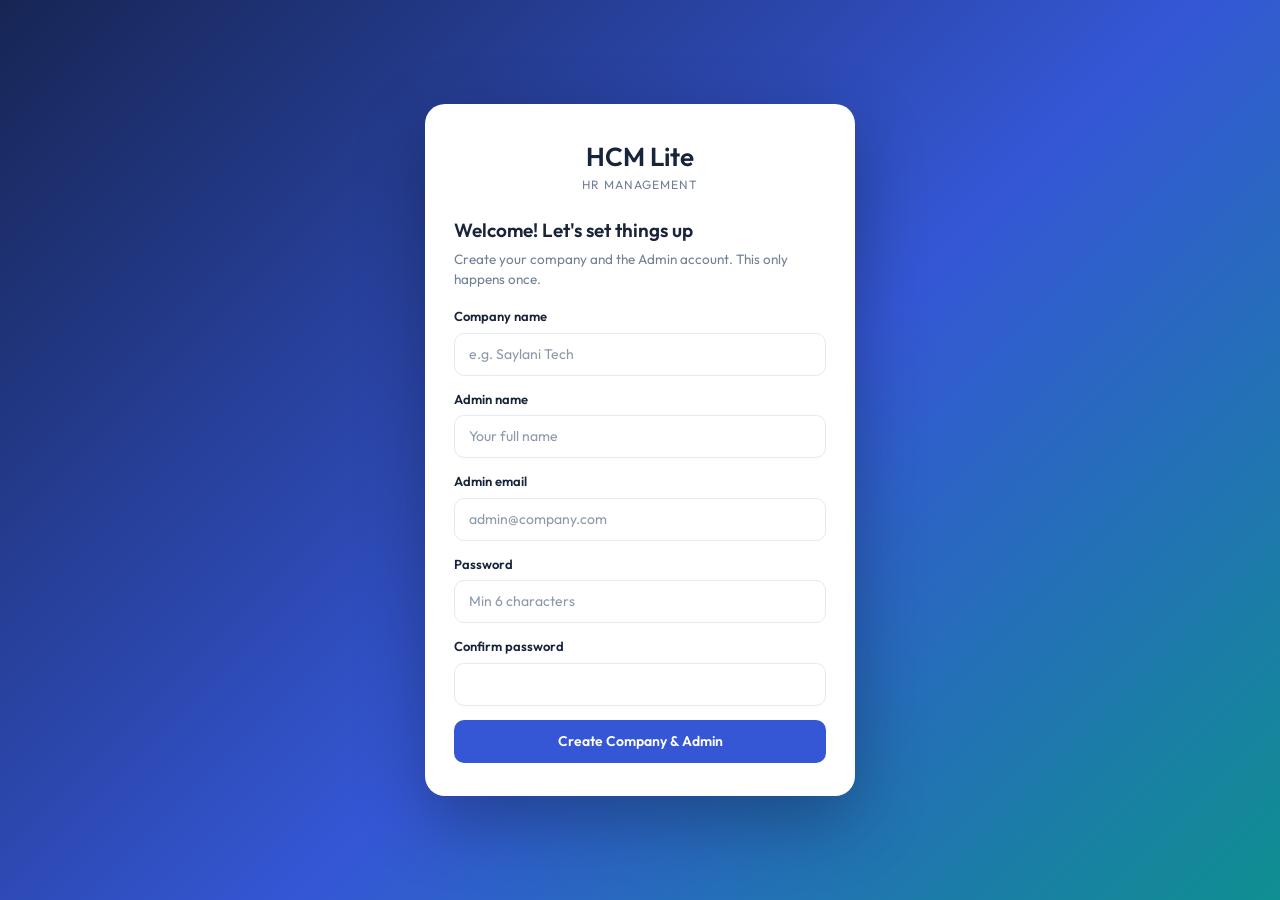
<file: index.html>
<!doctype html>
<html lang="en">
    <head>
        <meta charset="UTF-8" />
        <meta name="viewport" content="width=device-width, initial-scale=1.0" />
        <title>Login - HCM Lite</title>
        <link rel="preconnect" href="https://fonts.googleapis.com" />
        <link
            href="https://fonts.googleapis.com/css2?family=Outfit:wght@400;500;600;700&display=swap"
            rel="stylesheet"
        />
        <link rel="stylesheet" href="css/style.css" />
    </head>
    <body class="login-body">
        <div class="login-wrap">
            <div class="login-card">
                <div class="brand-center">
                    <!-- <div class="brand-logo">👥</div> -->
                    <h1>HCM Lite</h1>
                    <p>HR Management</p>
                </div>

                <!-- First-run setup (shown only when no Admin exists) -->
                <form
                    id="setupBox"
                    class="hidden"
                    onsubmit="
                        handleSetup();
                        return false;
                    "
                >
                    <h2>Welcome! Let's set things up</h2>
                    <p class="muted">
                        Create your company and the Admin account. This only
                        happens once.
                    </p>
                    <div class="field">
                        <label>Company name</label
                        ><input
                            class="input"
                            id="setupCompany"
                            placeholder="e.g. Saylani Tech"
                        />
                    </div>
                    <div class="field">
                        <label>Admin name</label
                        ><input
                            class="input"
                            id="setupName"
                            placeholder="Your full name"
                        />
                    </div>
                    <div class="field">
                        <label>Admin email</label
                        ><input
                            class="input"
                            type="email"
                            id="setupEmail"
                            placeholder="admin@company.com"
                        />
                    </div>
                    <div class="field">
                        <label>Password</label
                        ><input
                            class="input"
                            type="password"
                            id="setupPassword"
                            placeholder="Min 6 characters"
                        />
                    </div>
                    <div class="field">
                        <label>Confirm password</label
                        ><input
                            class="input"
                            type="password"
                            id="setupConfirm"
                        />
                    </div>
                    <button class="btn btn-primary btn-block" type="submit">
                        Create Company &amp; Admin
                    </button>
                </form>

                <!-- Normal login -->
                <form
                    id="loginBox"
                    class="hidden"
                    onsubmit="
                        handleLogin();
                        return false;
                    "
                >
                    <div class="tabs">
                        <button
                            type="button"
                            class="tab active"
                            id="tabAdmin"
                            onclick="selectRole('admin')"
                        >
                            Admin
                        </button>
                        <button
                            type="button"
                            class="tab"
                            id="tabEmployee"
                            onclick="selectRole('employee')"
                        >
                            Employee
                        </button>
                    </div>
                    <p class="muted" id="loginHint">
                        Sign in with your Admin account.
                    </p>
                    <div class="field">
                        <label>Email</label
                        ><input
                            class="input"
                            type="email"
                            id="loginEmail"
                            placeholder="you@company.com"
                        />
                    </div>
                    <div class="field">
                        <label>Password</label
                        ><input
                            class="input"
                            type="password"
                            id="loginPassword"
                            placeholder="Your password"
                        />
                    </div>
                    <button class="btn btn-primary btn-block" type="submit">
                        Sign In
                    </button>
                </form>
            </div>
        </div>

        <div class="toast-container" id="toastBox"></div>

        <script src="js/storage.js"></script>
        <script src="js/auth.js"></script>
        <script src="js/helper.js"></script>
        <script src="js/attendance.js"></script>
        <script src="js/leave.js"></script>
        <script>
            applyTheme();
            initLoginPage();
        </script>
    </body>
</html>
</file>
<file: css/style.css>
/* ==========================================================
   HCM Lite - shared stylesheet (used by all 7 pages)
   Professional navy, indigo and teal theme
   ========================================================== */

:root {
    --primary: #3557d6;
    --primary-dark: #2944b8;
    --primary-soft: #e9eeff;

    --bg: #f4f7fc;
    --card: #ffffff;
    --sidebar: #ffffff;

    --text: #18243a;
    --muted: #718096;
    --border: #e4e9f2;

    --green: #139a78;
    --green-soft: #ddf6ed;
    --red: #d83d5b;
    --red-soft: #fce7ec;
    --orange: #c77909;
    --orange-soft: #fff2d6;
    --blue: #2878d0;
    --blue-soft: #e5f0ff;
    --purple: #7357d5;
    --purple-soft: #f0eafe;

    --shadow: 0 8px 24px rgba(24, 36, 58, 0.06);
    --radius: 14px;
}

[data-theme="dark"] {
    --bg: #0f1728;
    --card: #182338;
    --sidebar: #131d30;

    --text: #edf2ff;
    --muted: #9aa8c0;
    --border: #29364d;

    --primary: #8298ff;
    --primary-dark: #6e85f0;
    --primary-soft: #243253;

    --green: #55c9a1;
    --green-soft: #153b32;
    --red: #ff8391;
    --red-soft: #40212c;
    --orange: #f1bf68;
    --orange-soft: #3b301d;
    --blue: #83b9ff;
    --blue-soft: #1d3150;
    --purple: #b2a0ff;
    --purple-soft: #30274e;

    --shadow: 0 8px 24px rgba(0, 0, 0, 0.25);
}

* {
    box-sizing: border-box;
    margin: 0;
    padding: 0;
}

html {
    min-height: 100%;
    scroll-behavior: smooth;
}

body {
    font-family:
        "Outfit",
        "Segoe UI",
        system-ui,
        -apple-system,
        Arial,
        sans-serif;
    background: linear-gradient(
        135deg,
        var(--bg) 0%,
        var(--bg) 72%,
        var(--primary-soft) 140%
    );
    background-attachment: fixed;
    color: var(--text);
    font-size: 15px;
    line-height: 1.5;
    min-height: 100vh;
    transition: background-color 0.2s ease, color 0.2s ease;
}

a {
    color: var(--primary);
    text-decoration: none;
}

a:hover {
    color: var(--primary-dark);
}

h1,
h2,
h3,
h4 {
    font-weight: 600;
}

button,
input,
select,
textarea {
    font: inherit;
}

button,
a,
input,
select,
textarea {
    -webkit-tap-highlight-color: transparent;
}

:focus-visible {
    outline: 3px solid color-mix(in srgb, var(--primary) 45%, transparent);
    outline-offset: 3px;
}

.hidden {
    display: none !important;
}

.muted {
    color: var(--muted);
}

.small {
    font-size: 12.5px;
}

.text-right {
    text-align: right;
}

.mt {
    margin-top: 16px;
}

/* ---------- App layout ---------- */
.app-layout {
    display: flex;
    min-height: 100vh;
}

.sidebar {
    width: 250px;
    background: var(--sidebar);
    border-right: 1px solid var(--border);
    padding: 20px 14px;
    display: flex;
    flex-direction: column;
    position: sticky;
    top: 0;
    height: 100vh;
    flex-shrink: 0;
    z-index: 50;
}

.brand {
    display: flex;
    align-items: center;
    gap: 12px;
    padding: 4px 8px 22px;
}

.brand-logo {
    width: 42px;
    height: 42px;
    border-radius: 12px;
    background: linear-gradient(135deg, var(--primary), #168f99);
    color: #fff;
    display: flex;
    align-items: center;
    justify-content: center;
    font-size: 20px;
}

.brand-name {
    font-size: 18px;
    font-weight: 700;
    line-height: 1.1;
}

.brand-sub {
    font-size: 10.5px;
    letter-spacing: 1px;
    color: var(--primary);
    font-weight: 600;
    text-transform: uppercase;
}

.nav-section {
    font-size: 11px;
    letter-spacing: 1.2px;
    color: var(--muted);
    font-weight: 600;
    padding: 16px 10px 8px;
    text-transform: uppercase;
}

.nav-link {
    display: flex;
    align-items: center;
    gap: 12px;
    padding: 11px 14px;
    border-radius: 10px;
    color: var(--text);
    font-weight: 500;
    margin-bottom: 4px;
    transition: background 0.15s ease, color 0.15s ease;
}

.nav-link:hover {
    background: var(--primary-soft);
    color: var(--primary);
}

.nav-link.active {
    background: var(--primary-soft);
    color: var(--primary);
    font-weight: 600;
    box-shadow: inset 3px 0 0 var(--primary);
}

.nav-icon {
    width: 20px;
    text-align: center;
}

.sidebar-user {
    margin-top: auto;
    display: flex;
    align-items: center;
    gap: 10px;
    padding: 12px;
    border-radius: 12px;
    background: var(--bg);
    border: 1px solid var(--border);
}

.sidebar-user .who {
    flex: 1;
    min-width: 0;
}

.sidebar-user .who b {
    display: block;
    font-size: 14px;
    overflow: hidden;
    text-overflow: ellipsis;
    white-space: nowrap;
}

.sidebar-user .who span {
    font-size: 11px;
    color: var(--primary);
    font-weight: 600;
    text-transform: uppercase;
}

.avatar {
    width: 38px;
    height: 38px;
    border-radius: 50%;
    background: var(--primary);
    color: #fff;
    font-weight: 600;
    font-size: 13px;
    display: flex;
    align-items: center;
    justify-content: center;
    flex-shrink: 0;
}

.avatar.sm {
    width: 32px;
    height: 32px;
    font-size: 12px;
}

.main {
    flex: 1;
    min-width: 0;
    display: flex;
    flex-direction: column;
}

.topbar {
    display: flex;
    align-items: center;
    gap: 14px;
    padding: 18px 28px;
    background: color-mix(in srgb, var(--card) 88%, transparent);
    border-bottom: 1px solid var(--border);
    backdrop-filter: blur(12px);
}

.topbar .titles {
    flex: 1;
    min-width: 0;
}

.topbar h2 {
    font-size: 22px;
}

.topbar p {
    color: var(--muted);
    font-size: 13px;
}

.top-actions {
    display: flex;
    align-items: center;
    gap: 10px;
}

.clock-pill {
    background: var(--card);
    border: 1px solid var(--border);
    border-radius: 999px;
    padding: 7px 14px;
    font-size: 13px;
    font-weight: 500;
    box-shadow: var(--shadow);
}

.icon-btn {
    width: 38px;
    height: 38px;
    border-radius: 50%;
    border: 1px solid var(--border);
    background: var(--card);
    color: var(--text);
    cursor: pointer;
    font-size: 16px;
    transition: background 0.15s ease, border-color 0.15s ease;
}

.icon-btn:hover {
    background: var(--primary-soft);
    border-color: var(--primary);
}

.menu-btn {
    display: none;
}

.content {
    padding: 4px 28px 40px;
}

/* ---------- Cards & grids ---------- */
.card {
    background: var(--card);
    border: 1px solid var(--border);
    border-radius: var(--radius);
    padding: 20px;
    box-shadow: var(--shadow);
}

.card-head {
    display: flex;
    align-items: center;
    justify-content: space-between;
    gap: 10px;
    margin-bottom: 16px;
    flex-wrap: wrap;
}

.card-head h3 {
    font-size: 16px;
}

.tag {
    font-size: 11.5px;
    background: var(--bg);
    border: 1px solid var(--border);
    border-radius: 8px;
    padding: 3px 10px;
    color: var(--muted);
}

.stat-grid {
    display: grid;
    grid-template-columns: repeat(3, 1fr);
    gap: 18px;
    margin-bottom: 20px;
}

.stat-card {
    display: flex;
    justify-content: space-between;
    align-items: flex-start;
}

.stat-label {
    font-size: 12px;
    letter-spacing: 0.8px;
    color: var(--muted);
    font-weight: 600;
    text-transform: uppercase;
}

.stat-value {
    font-size: 34px;
    font-weight: 600;
    line-height: 1.2;
    margin: 4px 0;
}

.stat-note {
    font-size: 12px;
    color: var(--muted);
}

.stat-note a {
    text-decoration: underline;
}

.stat-icon {
    width: 42px;
    height: 42px;
    border-radius: 12px;
    display: flex;
    align-items: center;
    justify-content: center;
    font-size: 19px;
}

.ic-blue {
    background: var(--blue-soft);
}

.ic-green {
    background: var(--green-soft);
}

.ic-orange {
    background: var(--orange-soft);
}

.ic-red {
    background: var(--red-soft);
}

.ic-purple {
    background: var(--purple-soft);
}

.grid-2 {
    display: grid;
    grid-template-columns: 1fr 1fr;
    gap: 20px;
    margin-bottom: 20px;
}

.grid-form {
    display: grid;
    grid-template-columns: 1fr 1fr;
    gap: 14px;
}

.grid-form .full {
    grid-column: 1 / -1;
}

/* ---------- Buttons ---------- */
.btn {
    display: inline-flex;
    align-items: center;
    justify-content: center;
    gap: 6px;
    padding: 10px 18px;
    border-radius: 10px;
    border: 1px solid transparent;
    font-family: inherit;
    font-size: 14px;
    font-weight: 600;
    cursor: pointer;
    transition: transform 0.1s ease, opacity 0.15s ease, background 0.15s ease;
}

.btn:hover {
    opacity: 0.92;
}

.btn:active {
    transform: scale(0.98);
}

.btn:disabled {
    opacity: 0.45;
    cursor: not-allowed;
}

.btn-primary {
    background: var(--primary);
    color: #fff;
}

.btn-primary:hover {
    background: var(--primary-dark);
}

.btn-success {
    background: var(--green);
    color: #fff;
}

.btn-danger {
    background: var(--red);
    color: #fff;
}

.btn-ghost {
    background: transparent;
    border-color: var(--border);
    color: var(--text);
}

.btn-ghost:hover {
    background: var(--primary-soft);
}

.btn-sm {
    padding: 6px 12px;
    font-size: 12.5px;
    border-radius: 8px;
}

.btn-block {
    width: 100%;
}

.btn-row {
    display: flex;
    gap: 12px;
    flex-wrap: wrap;
}

/* ---------- Forms ---------- */
.field {
    margin-bottom: 14px;
}

.field label {
    display: block;
    font-size: 13px;
    font-weight: 600;
    margin-bottom: 6px;
}

.input,
select.input,
textarea.input {
    width: 100%;
    padding: 10px 14px;
    border-radius: 10px;
    border: 1px solid var(--border);
    background: var(--card);
    color: var(--text);
    font-family: inherit;
    font-size: 14px;
    outline: none;
    transition: border-color 0.15s ease, box-shadow 0.15s ease;
}

.input:focus {
    border-color: var(--primary);
    box-shadow: 0 0 0 3px var(--primary-soft);
}

.input::placeholder {
    color: var(--muted);
    opacity: 0.8;
}

textarea.input {
    resize: vertical;
    min-height: 80px;
}

.toolbar {
    display: flex;
    gap: 12px;
    flex-wrap: wrap;
    align-items: center;
    margin-bottom: 18px;
}

.toolbar .input {
    max-width: 280px;
}

.toolbar .spacer {
    flex: 1;
}

/* ---------- Tables ---------- */
.table-wrap {
    overflow-x: auto;
}

table {
    width: 100%;
    border-collapse: collapse;
}

th {
    text-align: left;
    font-size: 11.5px;
    letter-spacing: 0.8px;
    text-transform: uppercase;
    color: var(--muted);
    padding: 10px 12px;
    border-bottom: 1px solid var(--border);
    white-space: nowrap;
}

td {
    padding: 12px;
    border-bottom: 1px solid var(--border);
    font-size: 14px;
    vertical-align: middle;
}

tbody tr {
    transition: background 0.15s ease;
}

tbody tr:hover {
    background: color-mix(in srgb, var(--primary-soft) 42%, transparent);
}

tr:last-child td {
    border-bottom: none;
}

.cell-user {
    display: flex;
    align-items: center;
    gap: 10px;
}

.cell-user b {
    display: block;
    font-size: 14px;
}

.cell-user span {
    font-size: 12px;
    color: var(--muted);
}

.empty {
    text-align: center;
    color: var(--muted);
    padding: 30px 10px;
}

/* ---------- Badges ---------- */
.badge {
    display: inline-block;
    padding: 3px 10px;
    border-radius: 999px;
    font-size: 12px;
    font-weight: 600;
}

.b-present,
.b-approved {
    background: var(--green-soft);
    color: var(--green);
}

.b-late,
.b-pending {
    background: var(--orange-soft);
    color: var(--orange);
}

.b-half {
    background: var(--purple-soft);
    color: var(--purple);
}

.b-leave {
    background: var(--blue-soft);
    color: var(--blue);
}

.b-absent,
.b-rejected {
    background: var(--red-soft);
    color: var(--red);
}

.b-weekend,
.b-off {
    background: var(--bg);
    color: var(--muted);
}

/* ---------- Charts (pure CSS bars) ---------- */
.bar-list .bar-row {
    margin-bottom: 14px;
}

.bar-row .bar-top {
    display: flex;
    justify-content: space-between;
    font-size: 13px;
    margin-bottom: 5px;
}

.bar-track {
    height: 10px;
    background: var(--bg);
    border-radius: 999px;
    overflow: hidden;
}

.bar-fill {
    height: 100%;
    background: linear-gradient(90deg, var(--primary), #168f99);
    border-radius: 999px;
    transition: width 0.4s ease;
}

.trend {
    display: flex;
    align-items: flex-end;
    gap: 10px;
    height: 190px;
    padding-top: 10px;
}

.trend-col {
    flex: 1;
    display: flex;
    flex-direction: column;
    align-items: center;
    justify-content: flex-end;
    height: 100%;
}

.trend-bar {
    width: 100%;
    max-width: 38px;
    background: linear-gradient(180deg, var(--primary), #168f99);
    border-radius: 8px 8px 0 0;
    min-height: 3px;
    transition: height 0.4s ease;
}

.trend-val {
    font-size: 12px;
    font-weight: 600;
    margin-bottom: 4px;
}

.trend-lbl {
    font-size: 11px;
    color: var(--muted);
    margin-top: 6px;
    text-align: center;
}

/* ---------- Smart helper ---------- */
.helper-item {
    display: flex;
    gap: 12px;
    padding: 12px;
    border-radius: 10px;
    margin-bottom: 10px;
    background: var(--bg);
    border-left: 4px solid var(--primary);
    font-size: 14px;
}

.helper-item.warn {
    border-left-color: var(--orange);
}

.helper-item.danger {
    border-left-color: var(--red);
}

.helper-item.good {
    border-left-color: var(--green);
}

/* ---------- Employee dashboard ---------- */
.checkin-card {
    text-align: center;
}

.clock-big {
    font-size: 46px;
    font-weight: 600;
    letter-spacing: 1px;
}

.checkin-card .btn-row {
    justify-content: center;
    margin: 18px 0 10px;
}

.checkin-card .btn {
    min-width: 140px;
    padding: 13px 20px;
}

.mini-stats {
    display: grid;
    grid-template-columns: repeat(3, 1fr);
    gap: 12px;
    margin-bottom: 16px;
}

.mini {
    background: var(--bg);
    border-radius: 12px;
    padding: 12px;
    text-align: center;
}

.mini b {
    display: block;
    font-size: 24px;
}

.mini span {
    font-size: 11.5px;
    color: var(--muted);
    text-transform: uppercase;
    letter-spacing: 0.6px;
}

/* ---------- Modal ---------- */
.modal-backdrop {
    position: fixed;
    inset: 0;
    background: rgba(15, 23, 40, 0.58);
    display: none;
    align-items: center;
    justify-content: center;
    padding: 16px;
    z-index: 100;
}

.modal-backdrop.open {
    display: flex;
}

.modal {
    background: var(--card);
    border: 1px solid var(--border);
    border-radius: var(--radius);
    padding: 24px;
    width: 100%;
    max-width: 560px;
    max-height: 92vh;
    overflow-y: auto;
    box-shadow: 0 20px 60px rgba(0, 0, 0, 0.3);
}

.modal h3 {
    margin-bottom: 16px;
}

.modal-actions {
    display: flex;
    justify-content: flex-end;
    gap: 10px;
    margin-top: 8px;
}

/* ---------- Toast ---------- */
.toast-container {
    position: fixed;
    top: 20px;
    right: 20px;
    z-index: 200;
    display: flex;
    flex-direction: column;
    gap: 10px;
}

.toast {
    background: var(--card);
    border: 1px solid var(--border);
    border-left: 5px solid var(--green);
    color: var(--text);
    padding: 12px 18px;
    border-radius: 10px;
    box-shadow: 0 8px 28px rgba(0, 0, 0, 0.18);
    font-size: 14px;
    max-width: 320px;
}

.toast.error {
    border-left-color: var(--red);
}

.toast.warn {
    border-left-color: var(--orange);
}

/* ---------- Login / setup page ---------- */
.login-body {
    min-height: 100vh;
    background: linear-gradient(
        135deg,
        #172554 0%,
        #3557d6 55%,
        #0f8f91 100%
    );
}

.login-wrap {
    min-height: 100vh;
    display: flex;
    align-items: center;
    justify-content: center;
    padding: 20px;
}

.login-card {
    background: var(--card);
    color: var(--text);
    width: 100%;
    max-width: 430px;
    border: 1px solid rgba(255, 255, 255, 0.18);
    border-radius: 20px;
    padding: 32px 28px;
    box-shadow: 0 25px 70px rgba(0, 0, 0, 0.3);
}

.brand-center {
    text-align: center;
    margin-bottom: 22px;
}

.brand-center .brand-logo {
    margin: 0 auto 10px;
    width: 56px;
    height: 56px;
    font-size: 26px;
}

.brand-center h1 {
    font-size: 26px;
}

.brand-center p {
    color: var(--muted);
    font-size: 12px;
    letter-spacing: 1px;
    text-transform: uppercase;
}

.login-card h2 {
    font-size: 19px;
    margin-bottom: 4px;
}

.login-card .muted {
    margin-bottom: 18px;
    font-size: 13.5px;
}

.tabs {
    display: flex;
    background: var(--bg);
    border-radius: 10px;
    padding: 4px;
    margin-bottom: 20px;
}

.tab {
    flex: 1;
    padding: 9px;
    border: none;
    background: transparent;
    border-radius: 8px;
    cursor: pointer;
    font-family: inherit;
    font-weight: 600;
    color: var(--muted);
}

.tab.active {
    background: var(--card);
    color: var(--primary);
    box-shadow: var(--shadow);
}

/* ---------- Payslip ---------- */
.payslip {
    max-width: 760px;
    margin: 0 auto;
    background: #fff;
    color: #1f2a44;
    border: 1px solid #dfe4ee;
    border-radius: 12px;
    padding: 32px;
}

.payslip-head {
    display: flex;
    justify-content: space-between;
    border-bottom: 2px solid #3557d6;
    padding-bottom: 14px;
    margin-bottom: 18px;
    gap: 10px;
    flex-wrap: wrap;
}

.payslip-head h2 {
    color: #3557d6;
}

.payslip table td,
.payslip table th {
    border-bottom: 1px solid #e6eaf2;
    color: #1f2a44;
}

.payslip .info-grid {
    display: grid;
    grid-template-columns: 1fr 1fr;
    gap: 6px 20px;
    margin-bottom: 18px;
    font-size: 14px;
}

.payslip .net-box {
    background: #e9eeff;
    border-radius: 10px;
    padding: 16px;
    display: flex;
    justify-content: space-between;
    align-items: center;
    margin-top: 18px;
    font-size: 18px;
    font-weight: 700;
    color: #2944b8;
}

.payslip .foot {
    margin-top: 18px;
    font-size: 12px;
    color: #7a869a;
}

.sidebar-backdrop {
    display: none;
}

/* ---------- Responsive ---------- */
@media (max-width: 1000px) {
    .stat-grid {
        grid-template-columns: repeat(2, 1fr);
    }

    .grid-2 {
        grid-template-columns: 1fr;
    }
}

@media (max-width: 800px) {
    .sidebar {
        position: fixed;
        left: -270px;
        transition: left 0.25s ease;
        box-shadow: 0 0 30px rgba(0, 0, 0, 0.2);
    }

    .sidebar.open {
        left: 0;
    }

    .sidebar-backdrop.open {
        display: block;
        position: fixed;
        inset: 0;
        background: rgba(0, 0, 0, 0.4);
        z-index: 40;
    }

    .menu-btn {
        display: inline-block;
    }

    .topbar {
        padding: 14px 16px;
    }

    .topbar h2 {
        font-size: 18px;
    }

    .clock-pill {
        display: none;
    }

    .content {
        padding: 4px 16px 30px;
    }
}

@media (max-width: 560px) {
    .stat-grid {
        grid-template-columns: 1fr;
    }

    .grid-form {
        grid-template-columns: 1fr;
    }

    .mini-stats {
        grid-template-columns: repeat(2, 1fr);
    }

    .clock-big {
        font-size: 36px;
    }

    .payslip {
        padding: 18px;
    }

    .payslip .info-grid {
        grid-template-columns: 1fr;
    }
}

/* ---------- Print (payslip) ---------- */
@media print {
    body {
        background: #fff !important;
        color: #111 !important;
    }

    .sidebar,
    .topbar,
    .no-print,
    .toast-container,
    .sidebar-backdrop {
        display: none !important;
    }

    .app-layout,
    .main,
    .content {
        display: block;
        padding: 0;
    }

    .payslip {
        border: none;
        max-width: 100%;
        padding: 0;
        box-shadow: none;
    }
}

@media (prefers-reduced-motion: reduce) {
    *,
    *::before,
    *::after {
        scroll-behavior: auto !important;
        animation-duration: 0.01ms !important;
        animation-iteration-count: 1 !important;
        transition-duration: 0.01ms !important;
    }
}
</file>
